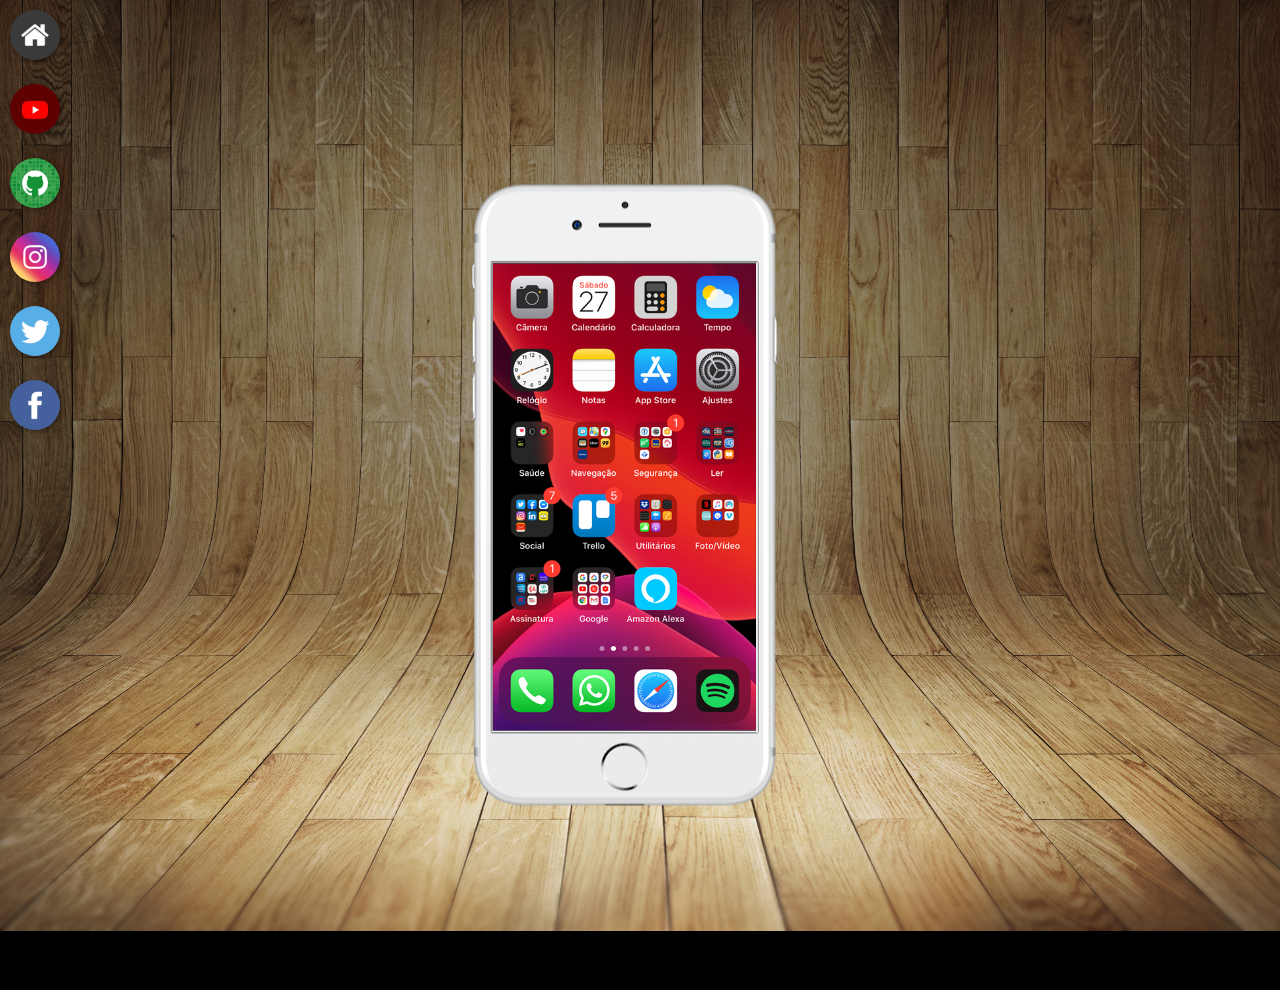
<file: index.html>
<!DOCTYPE html>
<html lang="pt-br">
<head>
    <meta charset="UTF-8">
    <meta name="viewport" content="width=device-width, initial-scale=1.0">
    <title>projeto redes sociais</title>
    <link rel="shortcut icon" href="favicon.ico" type="image/x-icon">
    <link rel="stylesheet" href="style.css">
</head>
<body>

    <main>
        <section id="telefone">
            <iframe src="home.html" name="tela"  id="tela">seu nav. nao e compativel</iframe>
        </section>
        <section id="redes">
            <a href="home.html" target="tela"><img src="imagens/logo-home.jpg" alt="home"></a><br>
            <a href="youtube.html" target="tela"><img src="imagens/logo-youtube.jpg" alt="youtube"></a><br>
            <a href="github.html" target="tela"><img src="imagens/logo-github.jpg" alt="github"></a><br>
            <a href="inst.html" target="tela"><img src="imagens/logo-instagram.jpg" alt="inst"></a><br>
            <a href="twiter.html" target="tela"><img src="imagens/logo-twitter.jpg" alt="twiter"></a><br>
            <a href="face.html" target="tela"><img src="imagens/logo-facebook.jpg" alt="face"></a>

        </section>
    </main>
    
</body>
</html>
</file>
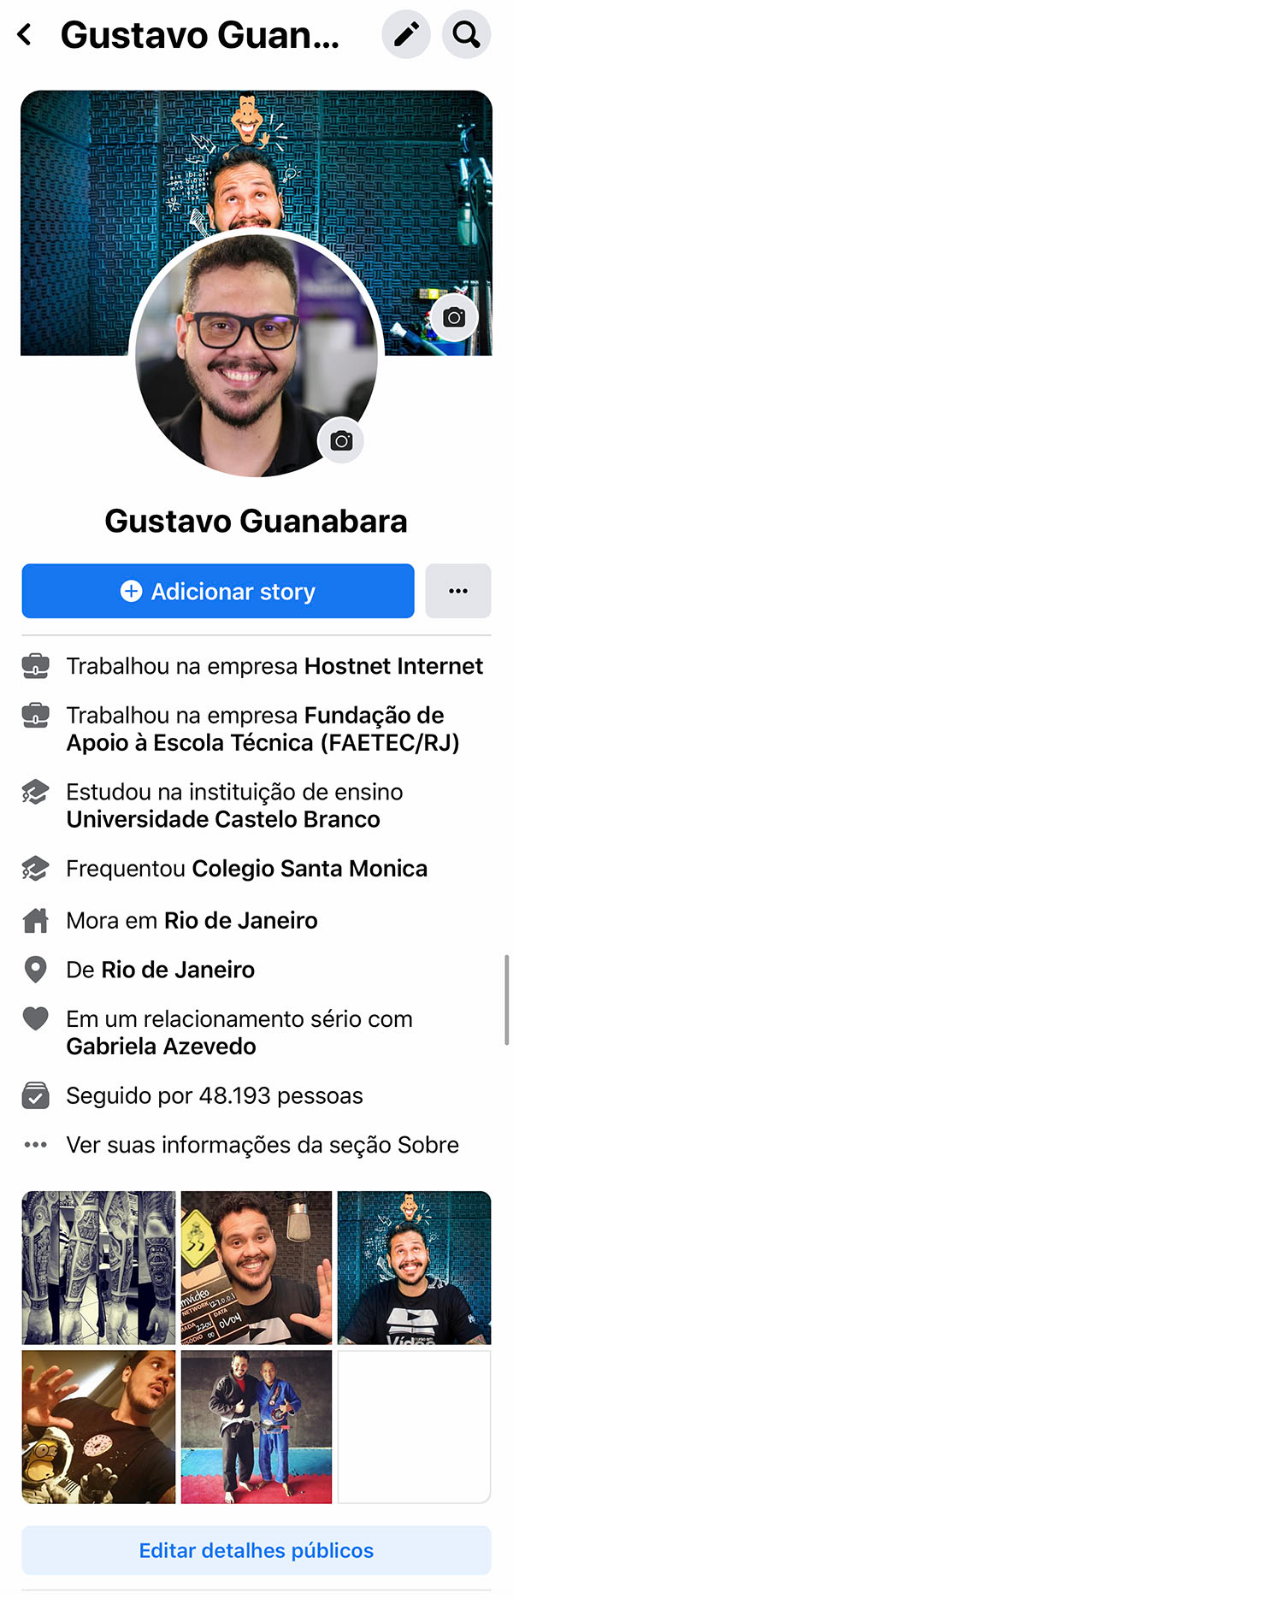
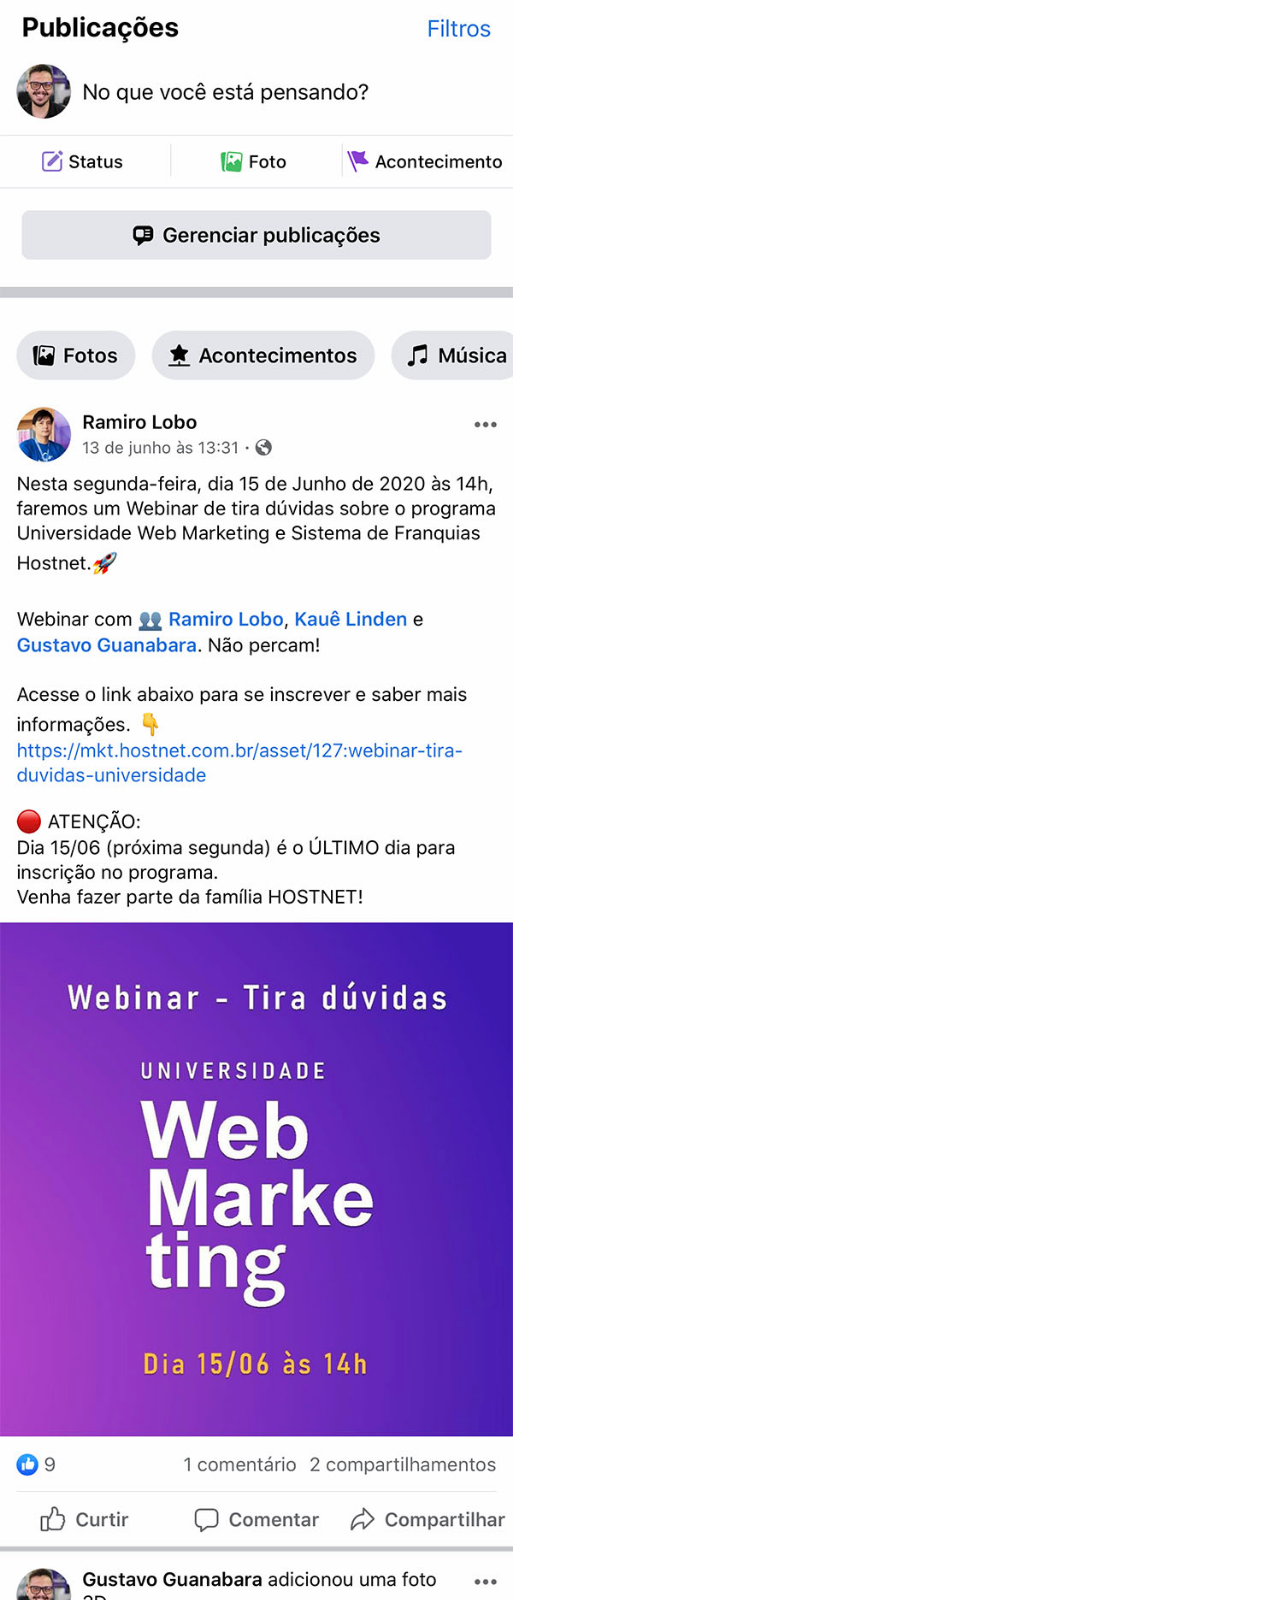
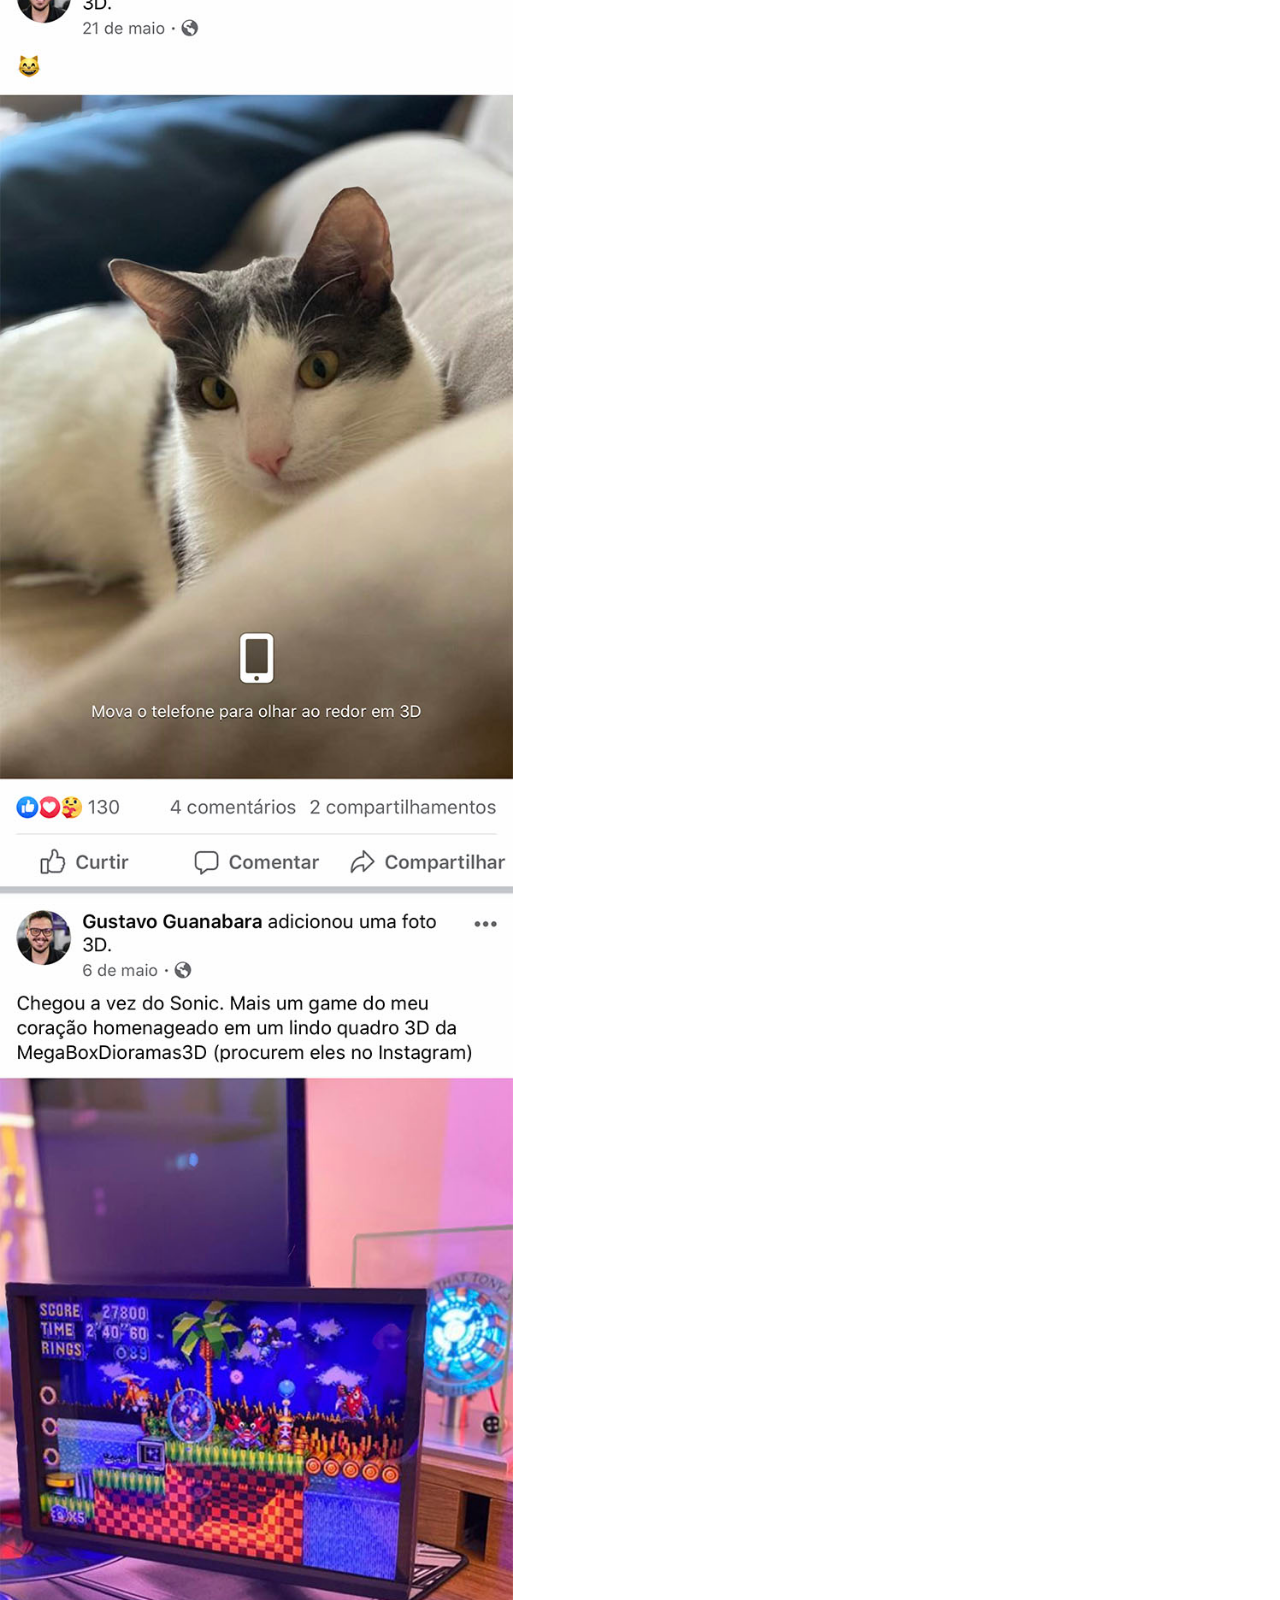
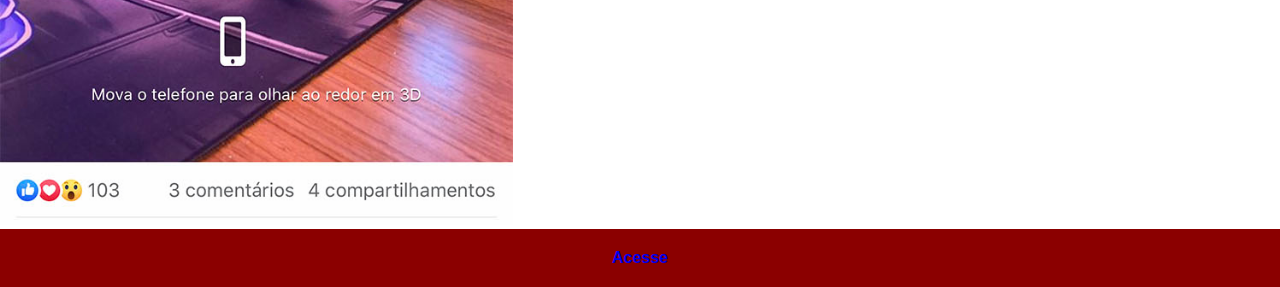
<file: face.html>
<!DOCTYPE html>
<html lang="pt-br">
<head>
    <meta charset="UTF-8">
    <meta name="viewport" content="width=device-width, initial-scale=1.0">
    <title>face</title>
    <link rel="stylesheet" href="social.css">
</head>
<body>
    <img src="imagens/tela-facebook.jpg" alt="face">
    <a href="https://www.facebook.com/lucasfernando" target="_blank">Acesse</a>
</body>
</html>
</file>
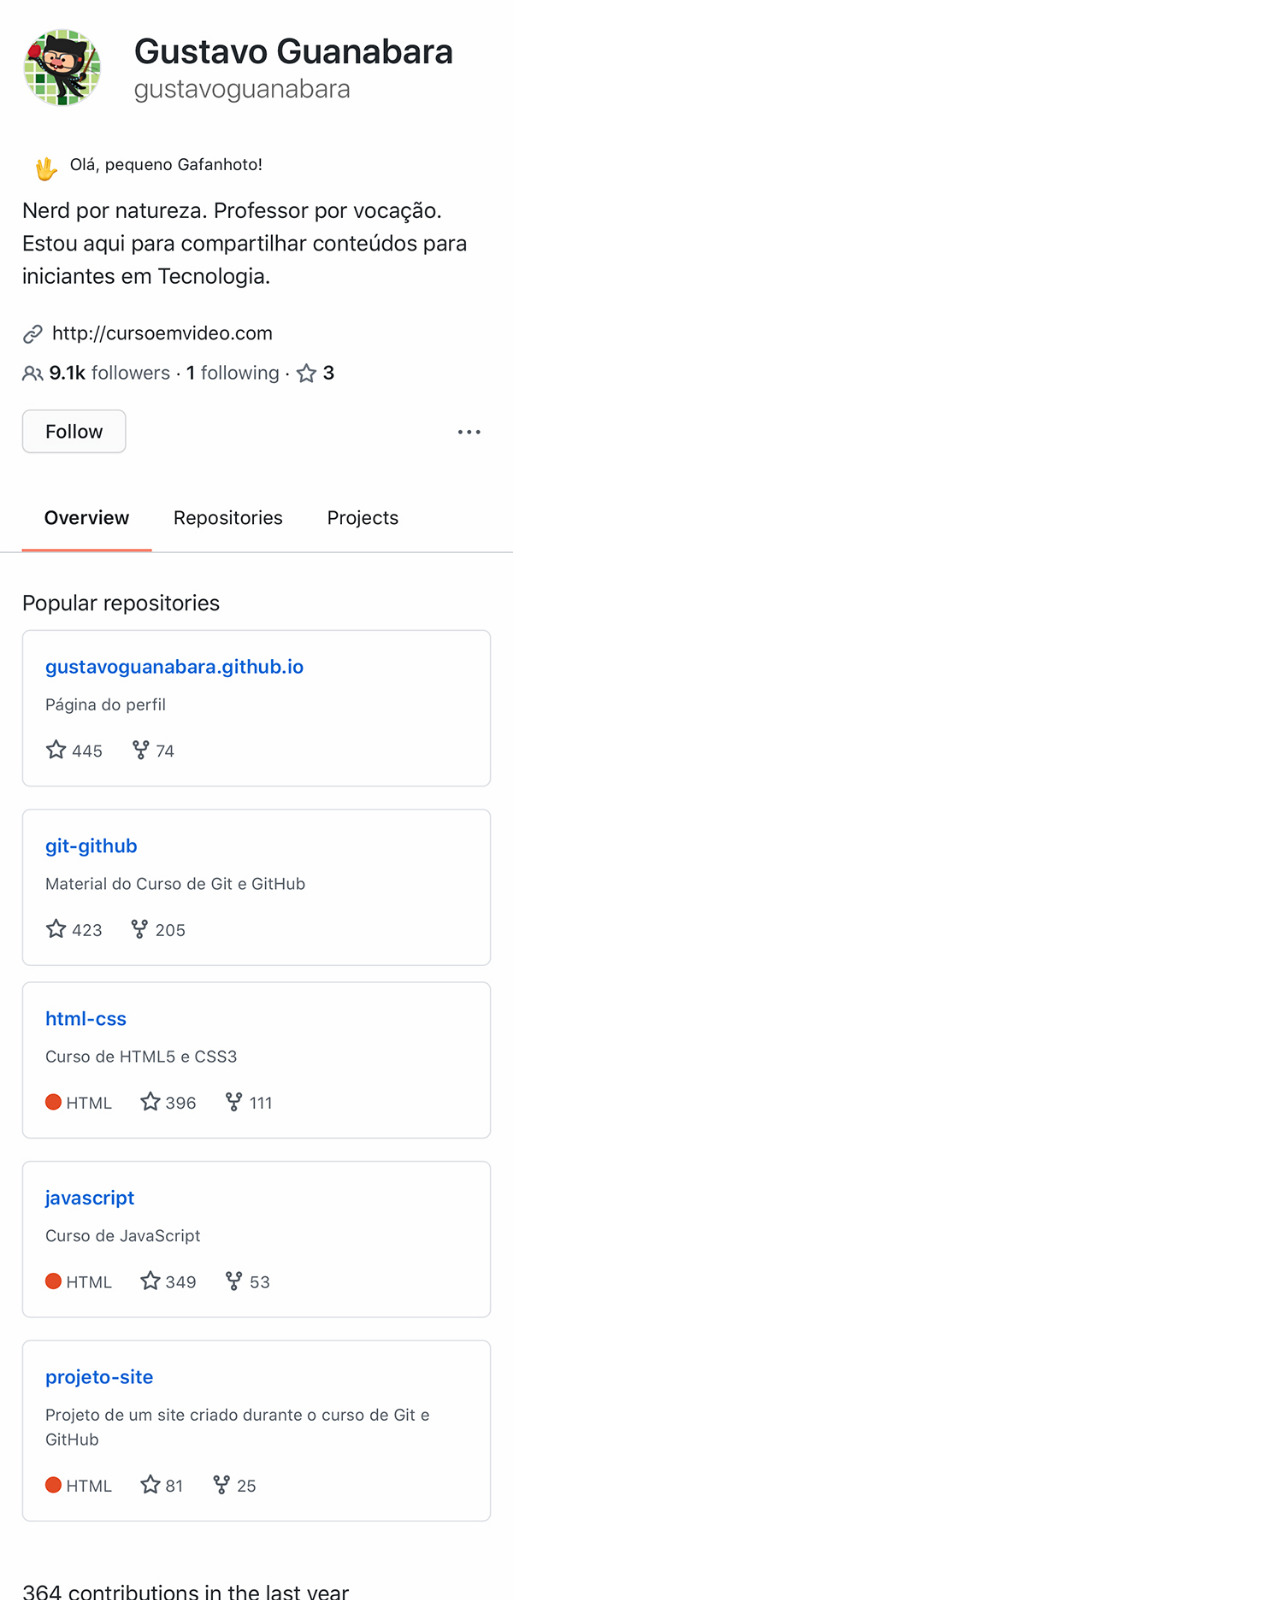
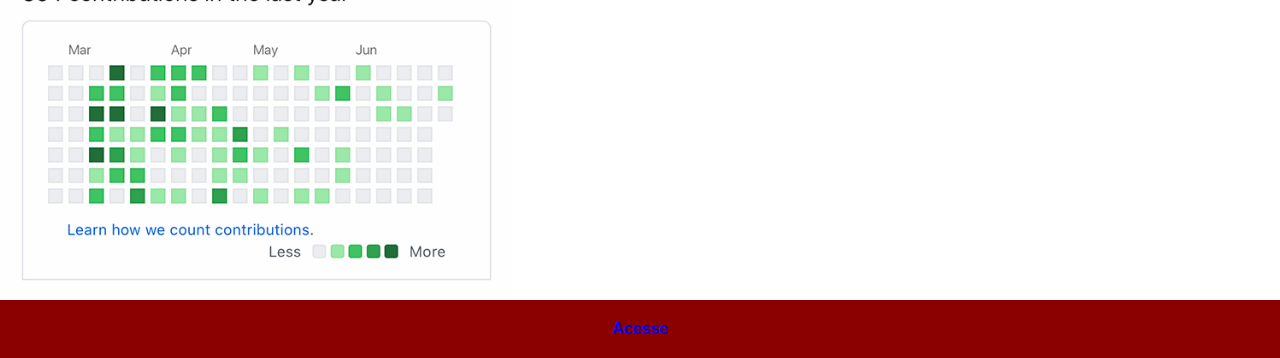
<file: github.html>
<!DOCTYPE html>
<html lang="pt-br">
<head>
    <meta charset="UTF-8">
    <meta name="viewport" content="width=device-width, initial-scale=1.0">
    <title>git</title>
    <link rel="stylesheet" href="social.css">
</head>
<body>
    <img src="imagens/tela-github.jpg" alt="github">
    <a href="https://github.com/LucasAlvesLima" target="_blank">Acesse</a>
</body>
</html>
</file>
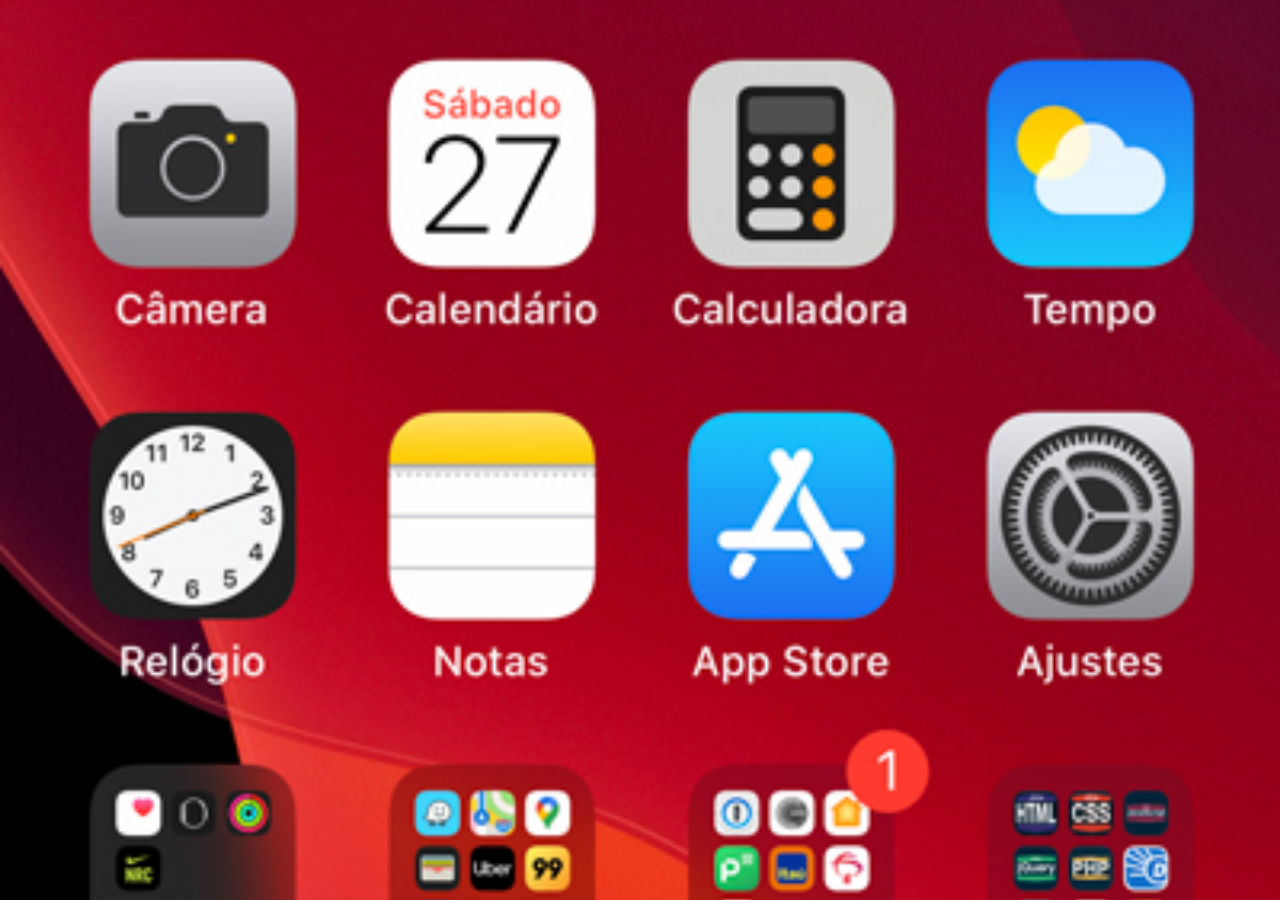
<file: home.html>
<!DOCTYPE html>
<html lang="pt-br">
<head>
    <meta charset="UTF-8">
    <meta name="viewport" content="width=device-width, initial-scale=1.0">
    <title>home</title>
    <style>
        *{
            margin: 0px;
            padding: 0px;
        }
        body {
            width: 100vw;
            height: 100vh;
            background: black url('imagens/tela-home.jpg') no-repeat top center; 
            background-size: cover;
        }
    </style>
</head>
<body>
    
</body>
</html>
</file>
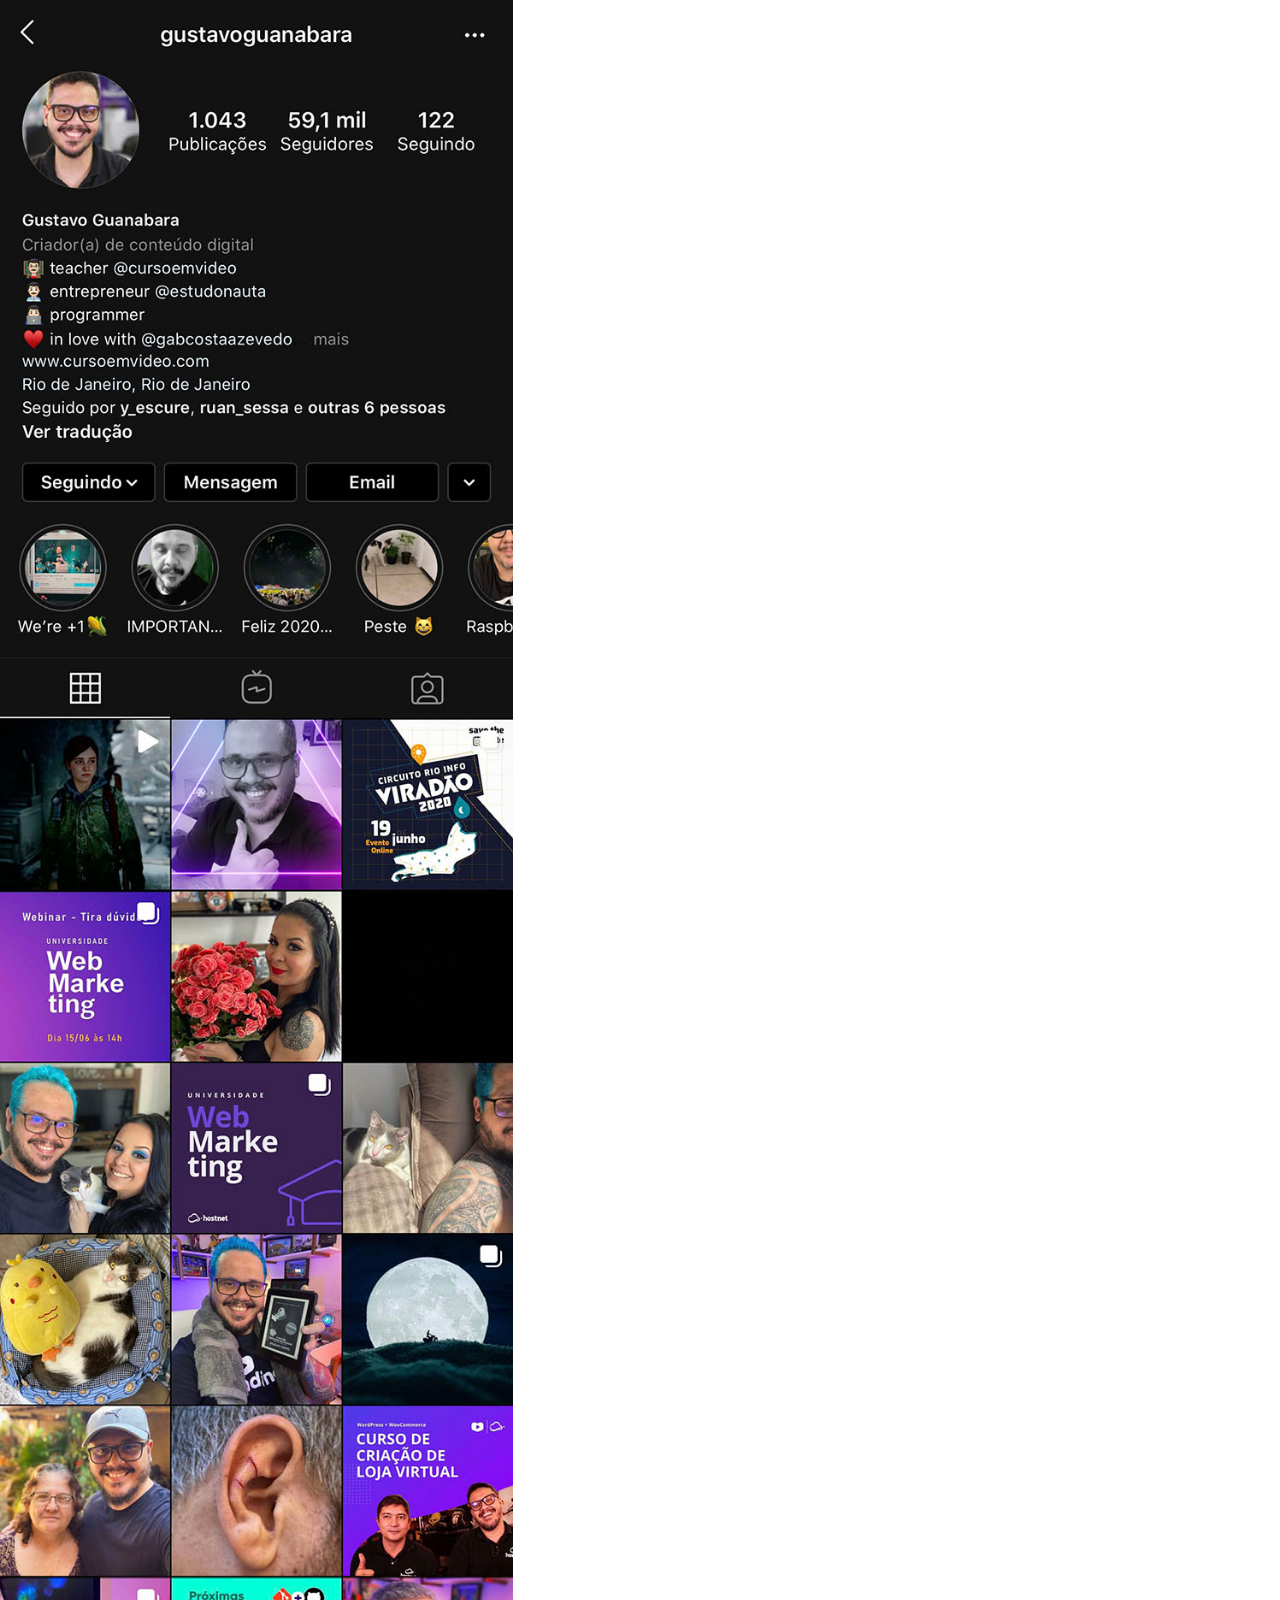
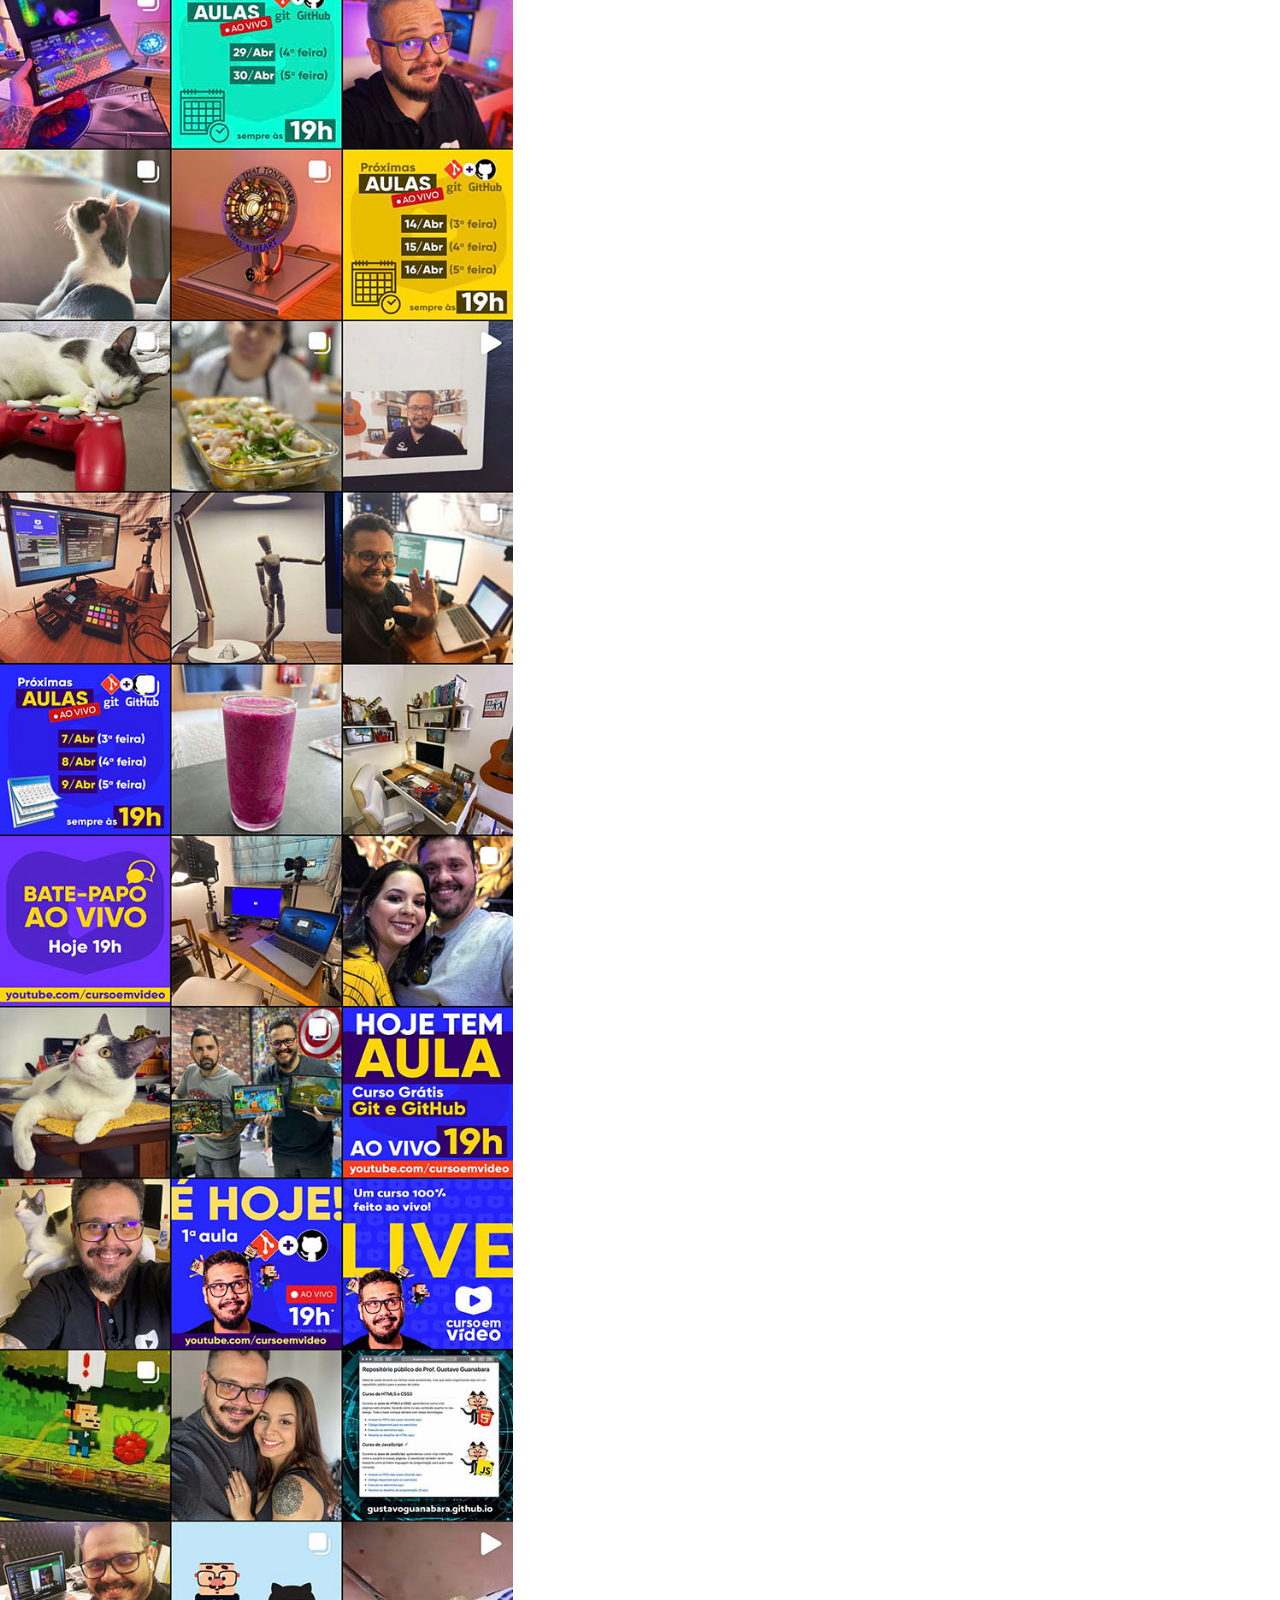
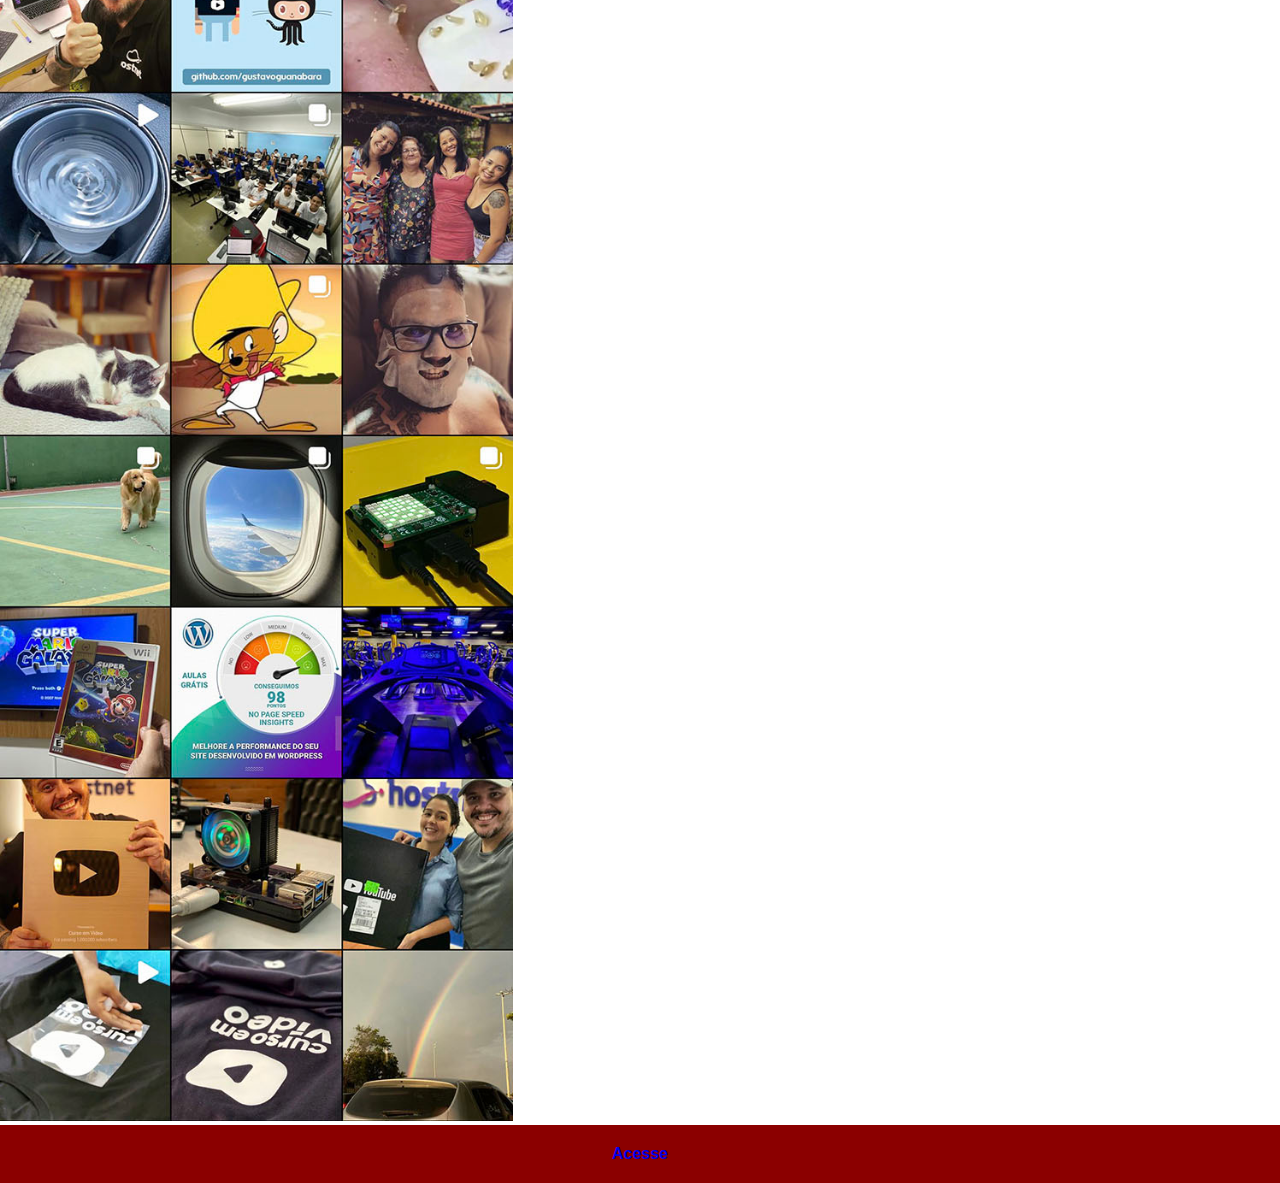
<file: inst.html>
<!DOCTYPE html>
<html lang="pt-br">
<head>
    <meta charset="UTF-8">
    <meta name="viewport" content="width=device-width, initial-scale=1.0">
    <title>insta</title>
    <link rel="stylesheet" href="social.css">
</head>
<body>
    <img src="imagens/tela-instagram.jpg" alt="insta">
    <a href="https://www.instagram.com/exxodia_live/" target="_blank">Acesse</a>
</body>
</html>
</file>
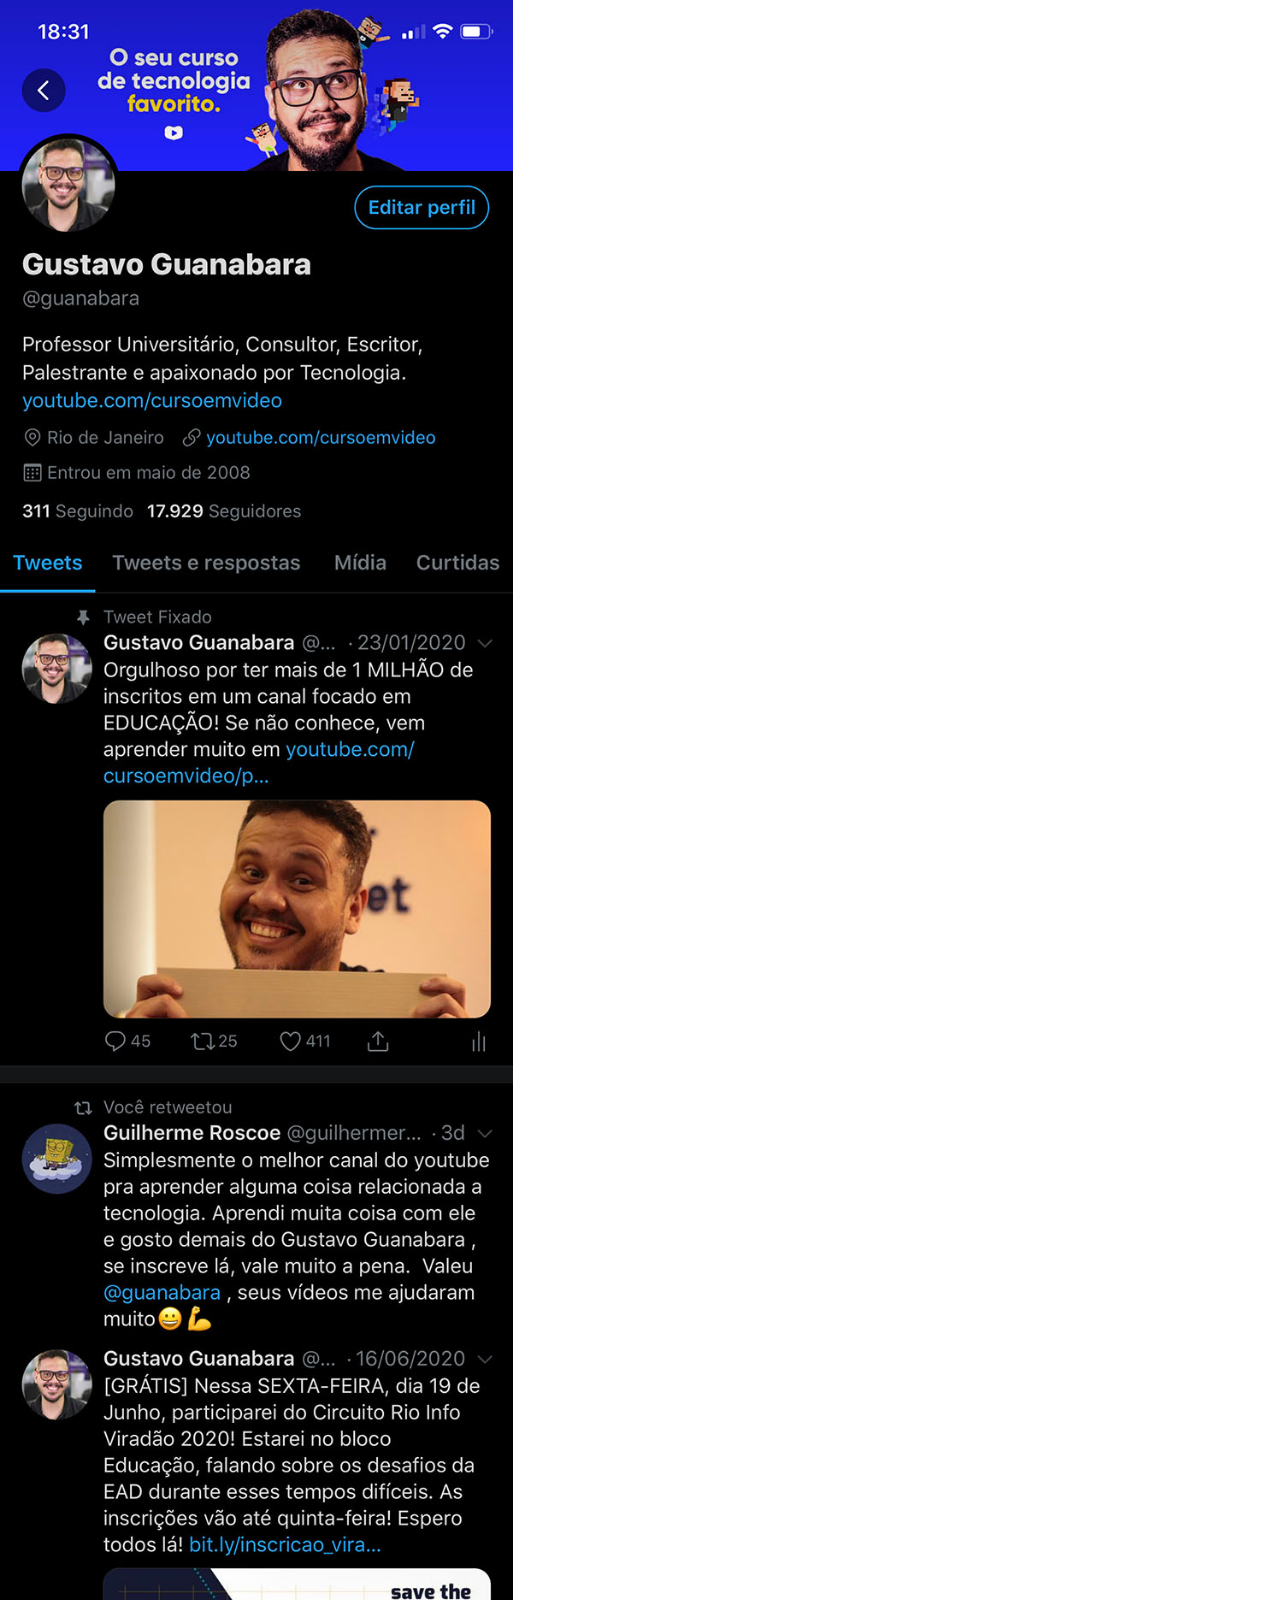
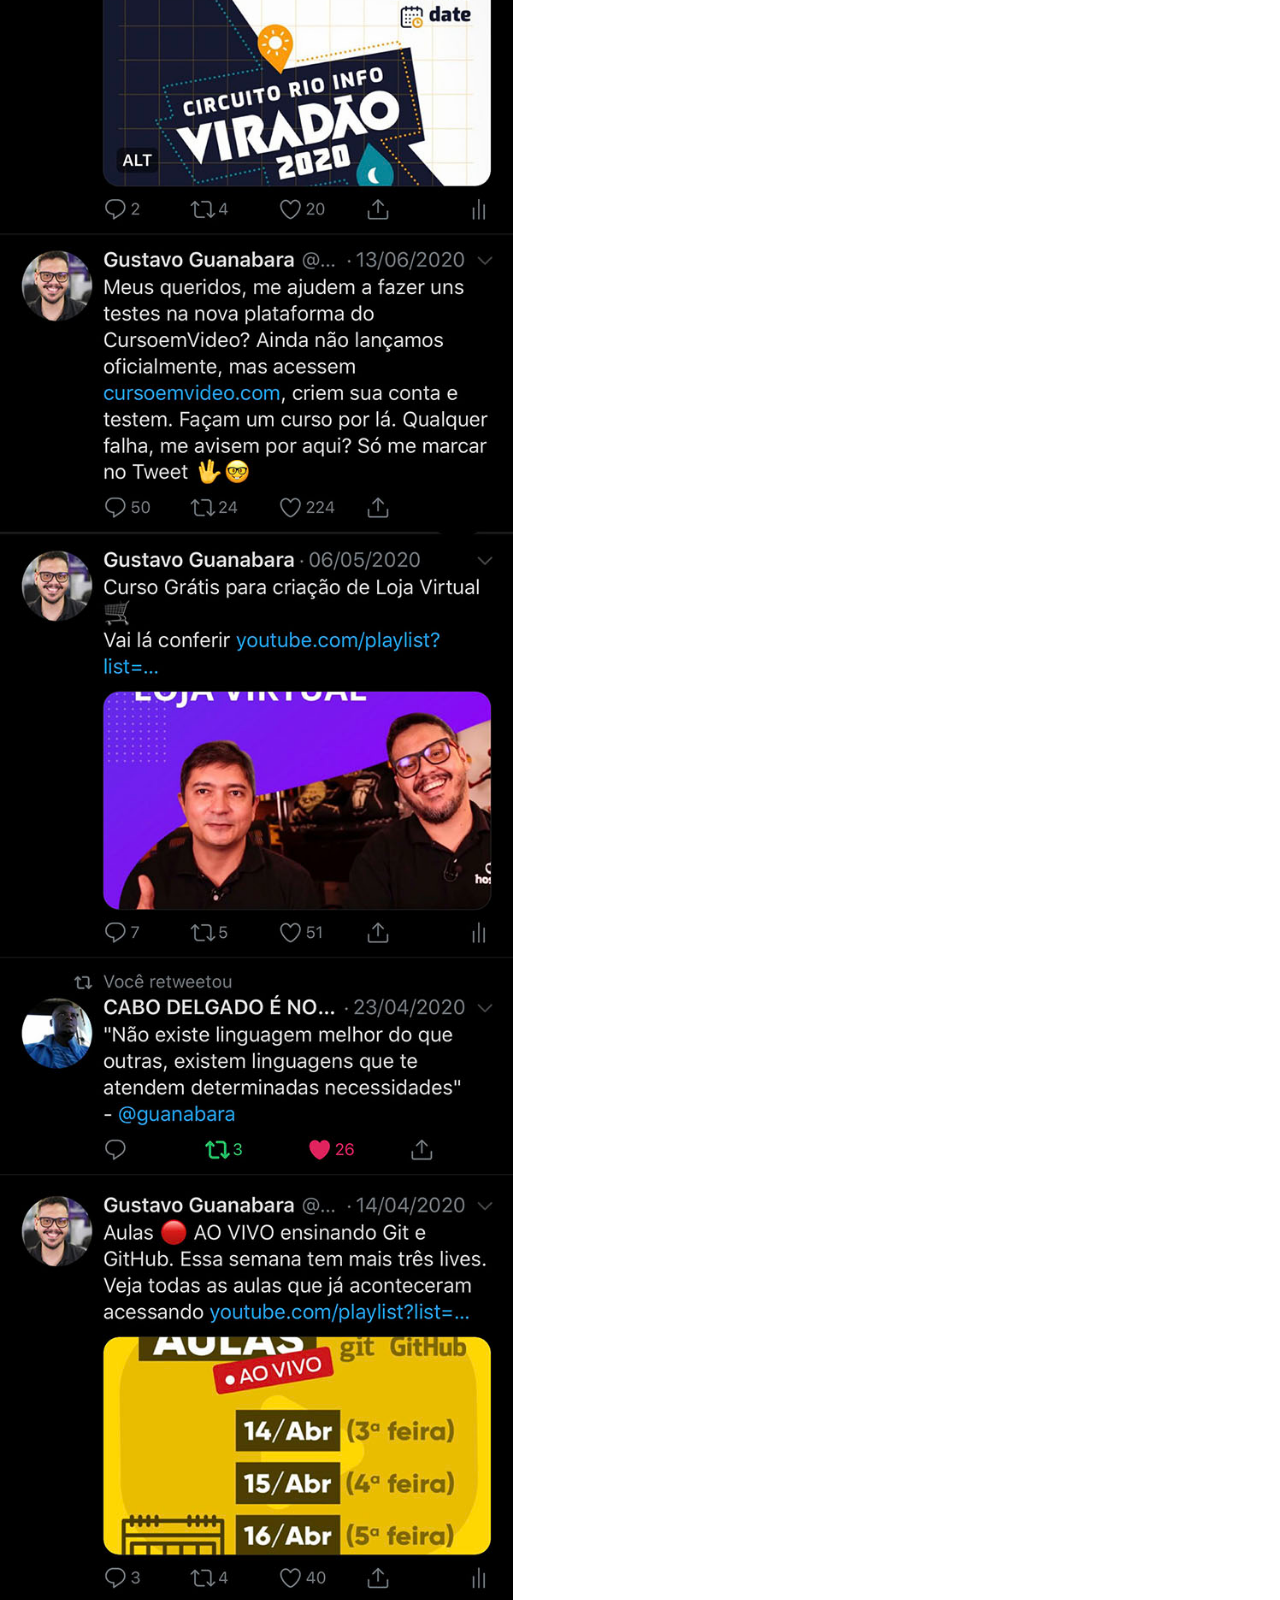
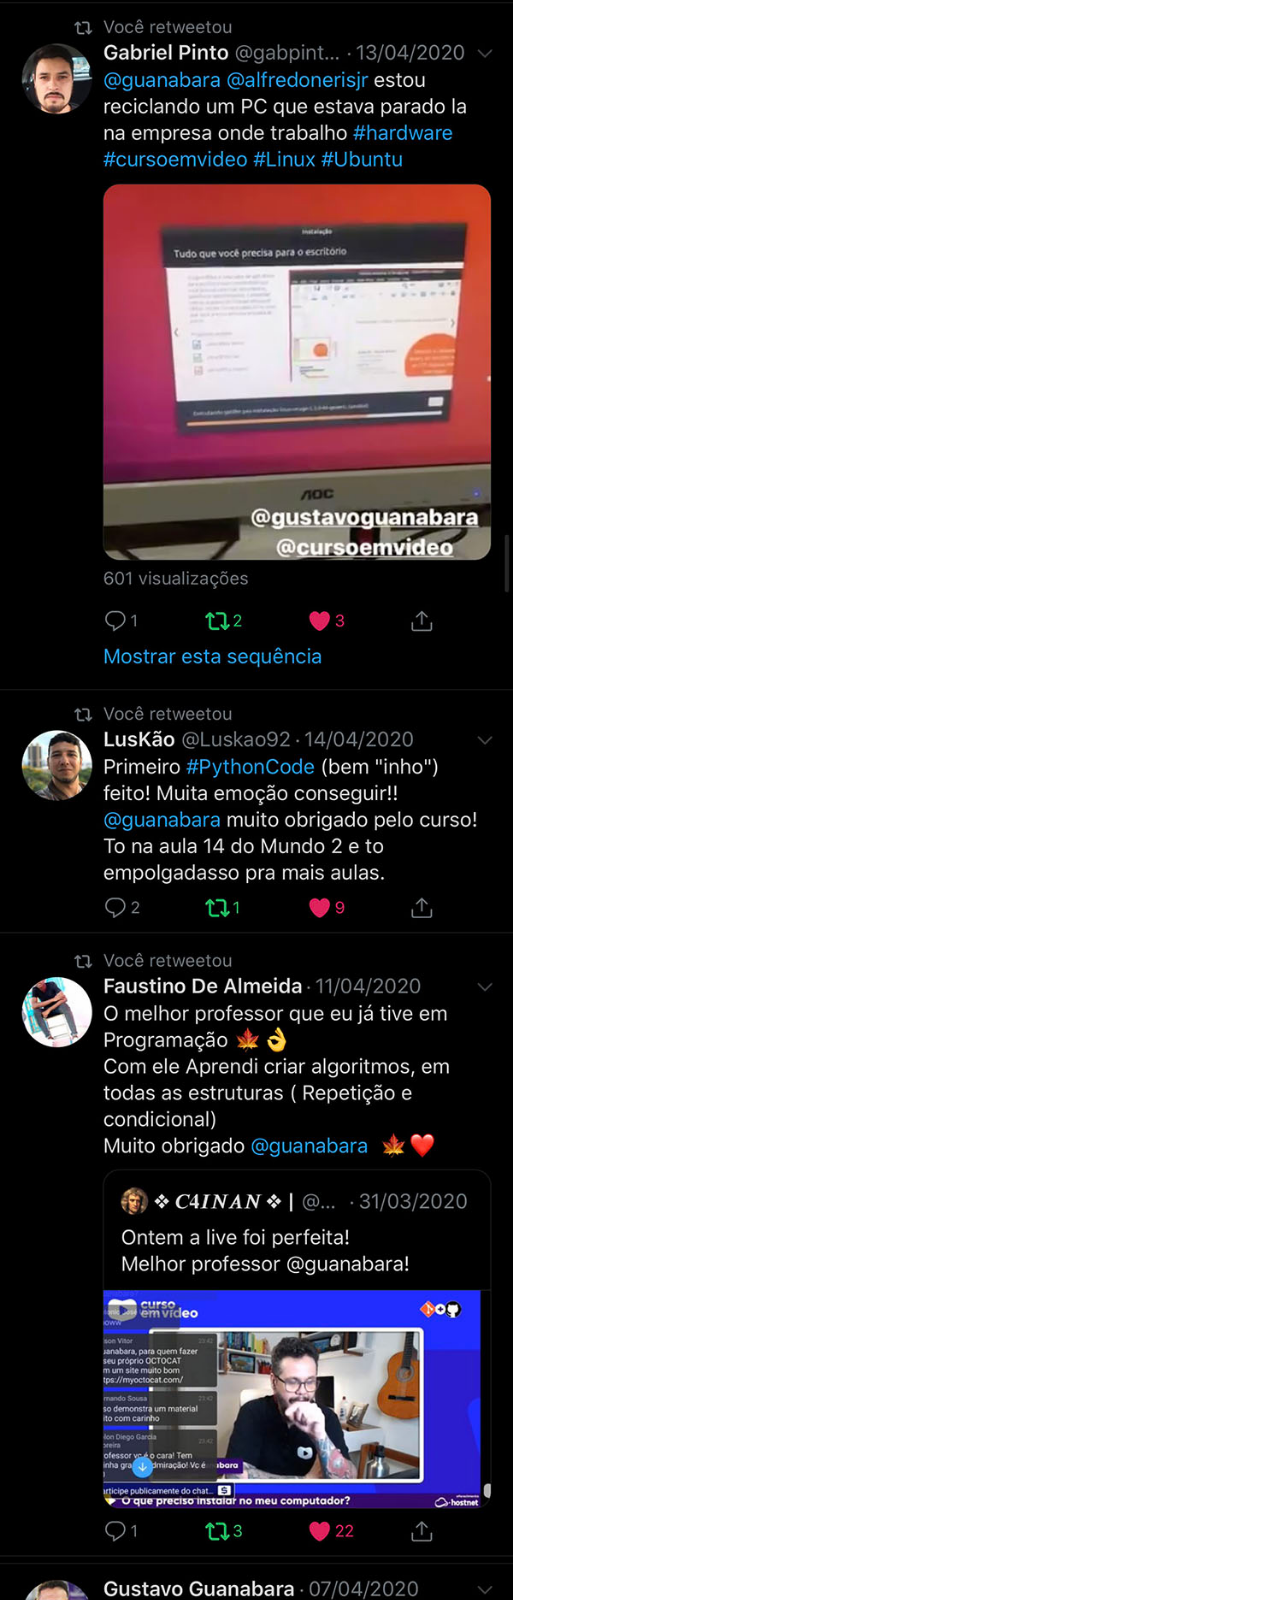
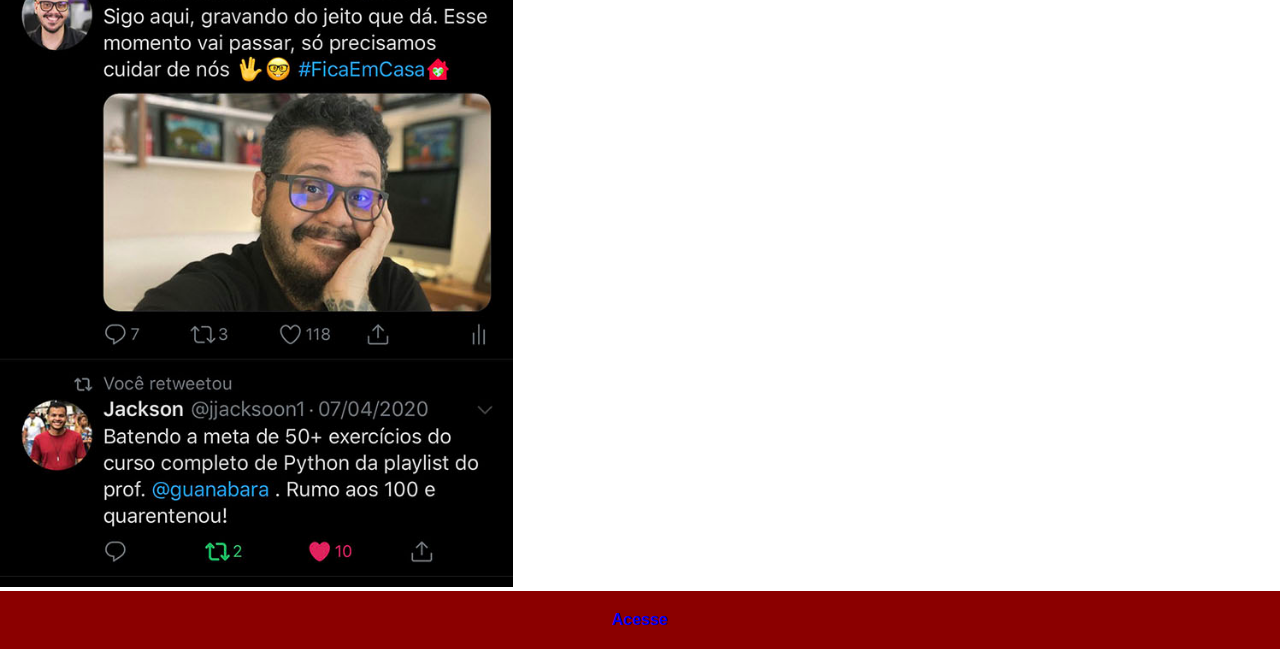
<file: twiter.html>
<!DOCTYPE html>
<html lang="pt-br">
<head>
    <meta charset="UTF-8">
    <meta name="viewport" content="width=device-width, initial-scale=1.0">
    <title>Tw</title>
    <link rel="stylesheet" href="social.css">
</head>
<body>
    <img src="imagens/tela-twitter.jpg" alt="TW">
    <a href="https://x.com/guanabara" target="_blank">Acesse</a>
</body>
</html>
</file>
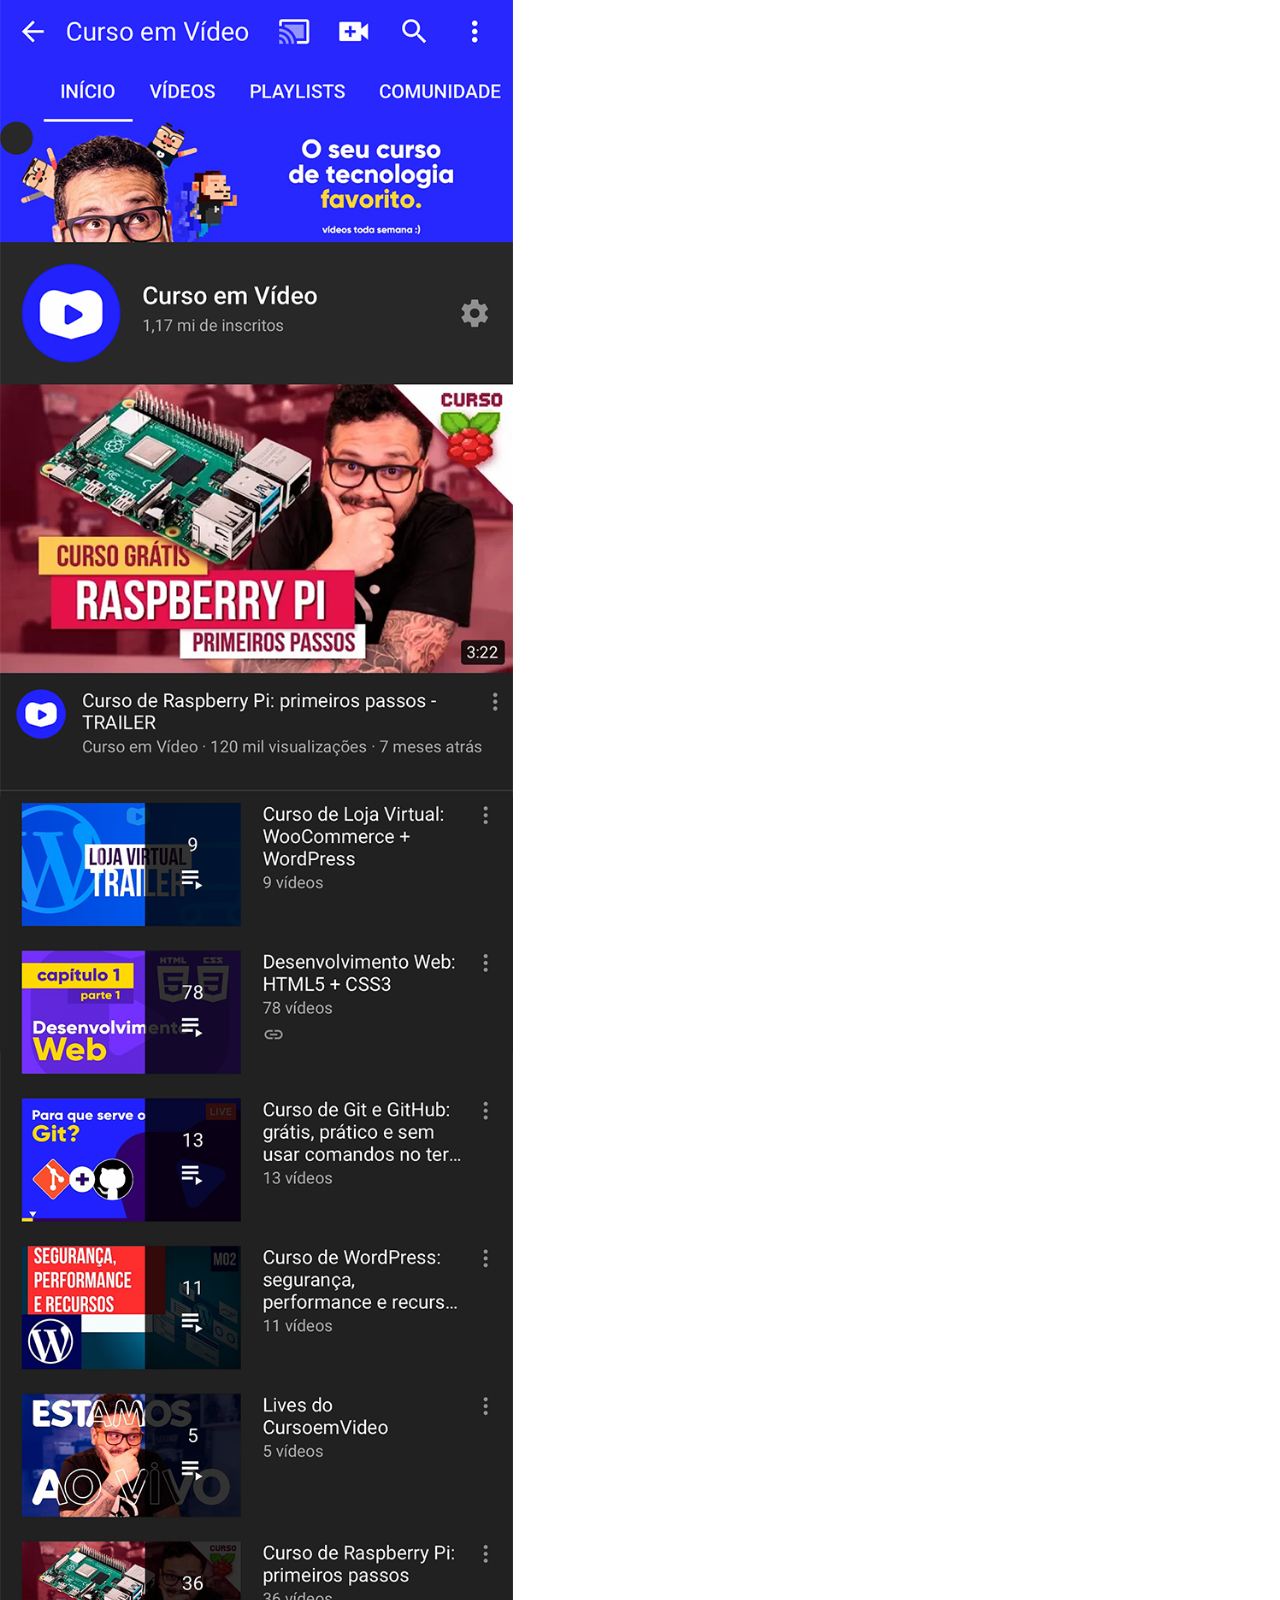
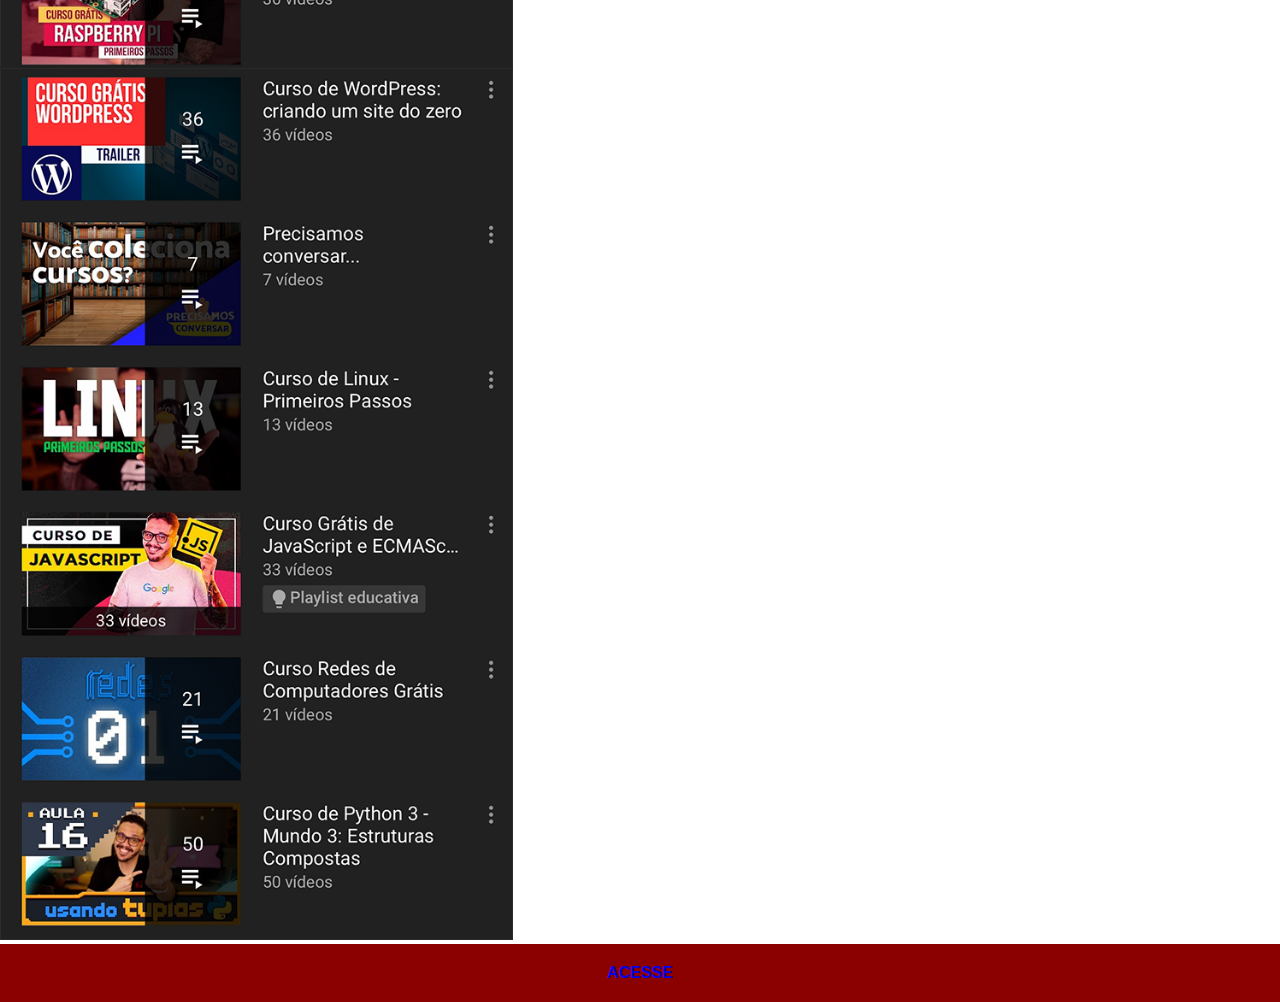
<file: youtube.html>
<!DOCTYPE html>
<html lang="pt-br">
<head>
    <meta charset="UTF-8">
    <meta name="viewport" content="width=device-width, initial-scale=1.0">
    <title>youtube</title>
    <link rel="stylesheet" href="social.css">

</head>
<body>
    <img src="imagens/tela-youtube.png" alt="">
    <a href="https://www.youtube.com/@lucasemanuu1415" target="_blank">ACESSE</a>
</body>
</html>
</file>
<file: style.css>
@charset "UTF-8";


* {
    margin: 0px;
    padding: 0px;
    font-family: Arial, Helvetica, sans-serif;
}

html, body {
    height: 110vh;
    width: 100vw;
    background-color: black;
}
body{
    background: url('imagens/fundo-madeira.jpg')no-repeat top center;
    background-size: cover;
    background-attachment: fixed;
}

main {
    height: 100vh;
    position: relative;
    
}

section#telefone{
    position: absolute;
    top: 55%;
    left: 50%;
    transform: translate(-55%, -50%);
    height: 627px;
    width: 311px;
    
    background:  url('imagens/frame-iphone.png') no-repeat;
}

iframe#tela{
    position: relative;
    top: 80px;
    left: 22.2px;
    width: 263px;
    height: 467px;
}
section#redes {
    text-align: left;
}
section#redes > a >img {
    width: 50px;
    margin: 10px;
    border-radius: 50%;
    box-shadow: 2px 2px 5px rgba(0, 0, 0, 0.358);
    box-sizing: border-box;
}

section#redes img:hover{
    border: 2px solid white;
    transform: translate(-5px, -5px);
    box-shadow: 5px 5px 10px white;
    transition: 1s border .1s;
}
</file>
<file: social.css>
@charset "UTF-8";



* {
    margin: 0px;
    padding: 0px;   
    font-family: Arial, Helvetica, sans-serif; 
 }   

 ::-webkit-scrollbar{
     width: 0px;
     height: 0px;
 }
 img {
     width: 57vh;
 }
 a { 
     display: block;
     background-color: darkred;
     padding: 20px;
     text-align: center;
     font-weight: bolder;
     text-decoration: none;
 }
 a:hover{
     background-color: red;
 }
</file>
